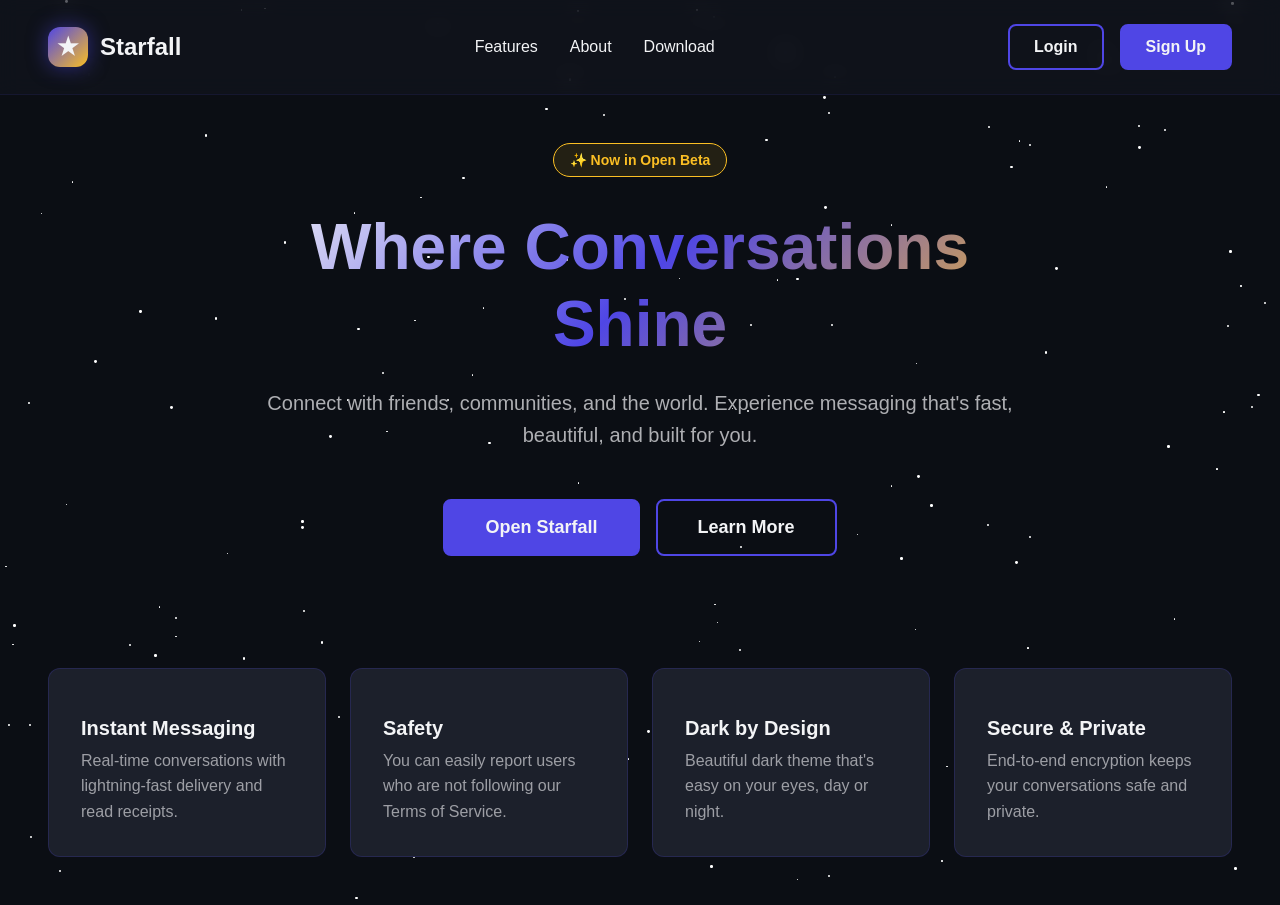
<file: frontend/index.html>
<!DOCTYPE html>
<html lang="en">
<head>
    <meta charset="UTF-8">
    <meta name="viewport" content="width=device-width, initial-scale=1.0">
    <title>Starfall</title>
    <link rel="stylesheet" href="style.css">
</head>
<body>
        <div class="starfield" id="starfield"></div>
 
    <div class="container">
        <nav>
            <div class="logo">
                <div class="logo-icon"></div>
                <span>Starfall</span>
            </div>
            <ul class="nav-links">
                <li><a href="#features">Features</a></li>
                <li><a href="#about">About</a></li>
                <li><a href="#download">Download</a></li>
            </ul>
            <div class="nav-buttons">
                <a href="#login" class="btn btn-outline">Login</a>
                <a href="#signup" class="btn btn-primary">Sign Up</a>
            </div>
        </nav>
 
        <section class="hero">
            <div class="hero-content">
                <div class="hero-badge">✨ Now in Open Beta</div>
                <h1>Where Conversations Shine</h1>
                <p class="hero-subtitle">
                    Connect with friends, communities, and the world. Experience messaging that's fast, beautiful, and built for you.
                </p>
                <div class="hero-buttons">
                    <a href="#download" class="btn btn-primary btn-large">Open Starfall</a>
                    <a href="#learn-more" class="btn btn-outline btn-large">Learn More</a>
                </div>
            </div>
        </section>
 
        <section class="features">
            <div class="feature-card">
                <div class="feature-icon"></div>
                <h3>Instant Messaging</h3>
                <p>Real-time conversations with lightning-fast delivery and read receipts.</p>
            </div>
            <div class="feature-card">
                <div class="feature-icon"></div>
                <h3>Safety</h3>
                <p>You can easily report users who are not following our Terms of Service.</p>
            </div>
            <div class="feature-card">
                <div class="feature-icon"></div>
                <h3>Dark by Design</h3>
                <p>Beautiful dark theme that's easy on your eyes, day or night.</p>
            </div>
            <div class="feature-card">
                <div class="feature-icon"></div>
                <h3>Secure & Private</h3>
                <p>End-to-end encryption keeps your conversations safe and private.</p>
            </div>
        </section>
    </div>
  <script src="script.js"></script>
</body>
</html>
</file>
<file: frontend/style.css>
* {
            margin: 0;
            padding: 0;
            box-sizing: border-box;
        }
 
        :root {
            --void-black: #0B0E14;
            --starlight-grey: #1C202B;
            --comet-blue: #4F46E5;
            --nova-gold: #FBBF24;
            --cloud-white: #F3F4F6;
        }
 
        body {
            font-family: -apple-system, BlinkMacSystemFont, 'Segoe UI', 'Roboto', 'Oxygen', 'Ubuntu', 'Cantarell', sans-serif;
            background: var(--void-black);
            color: var(--cloud-white);
            overflow-x: hidden;
        }
 
        /* Animated starfield background */
        .starfield {
            position: fixed;
            top: 0;
            left: 0;
            width: 100%;
            height: 100%;
            pointer-events: none;
            z-index: 0;
        }
 
        .star {
            position: absolute;
            background: white;
            border-radius: 50%;
            animation: twinkle 3s infinite ease-in-out;
        }
 
        @keyframes twinkle {
            0%, 100% { opacity: 0.3; transform: scale(1); }
            50% { opacity: 1; transform: scale(1.2); }
        }
 
        @keyframes shootingStar {
            0% {
                transform: translate(0, 0) rotate(-45deg);
                opacity: 1;
            }
            100% {
                transform: translate(-300px, 300px) rotate(-45deg);
                opacity: 0;
            }
        }
 
        .shooting-star {
            position: absolute;
            width: 2px;
            height: 2px;
            background: linear-gradient(45deg, var(--nova-gold), transparent);
            box-shadow: 0 0 10px var(--nova-gold);
            animation: shootingStar 2s linear;
        }
 
        /* Main container */
        .container {
            position: relative;
            z-index: 1;
            min-height: 100vh;
            display: flex;
            flex-direction: column;
        }
 
        /* Navigation */
        nav {
            padding: 1.5rem 3rem;
            display: flex;
            justify-content: space-between;
            align-items: center;
            background: rgba(28, 32, 43, 0.3);
            backdrop-filter: blur(10px);
            border-bottom: 1px solid rgba(79, 70, 229, 0.1);
        }
 
        .logo {
            display: flex;
            align-items: center;
            gap: 0.75rem;
            font-size: 1.5rem;
            font-weight: 700;
            color: var(--cloud-white);
        }
 
        .logo-icon {
            width: 40px;
            height: 40px;
            background: linear-gradient(135deg, var(--comet-blue), var(--nova-gold));
            border-radius: 12px;
            display: flex;
            align-items: center;
            justify-content: center;
            position: relative;
            box-shadow: 0 0 20px rgba(79, 70, 229, 0.5);
        }
 
        .logo-icon::before {
            content: "★";
            font-size: 1.5rem;
            color: var(--cloud-white);
            animation: pulse 2s infinite;
        }
 
        @keyframes pulse {
            0%, 100% { transform: scale(1); }
            50% { transform: scale(1.1); }
        }
 
        .nav-links {
            display: flex;
            gap: 2rem;
            list-style: none;
        }
 
        .nav-links a {
            color: var(--cloud-white);
            text-decoration: none;
            font-weight: 500;
            transition: color 0.3s;
            position: relative;
        }
 
        .nav-links a::after {
            content: '';
            position: absolute;
            bottom: -5px;
            left: 0;
            width: 0;
            height: 2px;
            background: var(--comet-blue);
            transition: width 0.3s;
        }
 
        .nav-links a:hover {
            color: var(--comet-blue);
        }
 
        .nav-links a:hover::after {
            width: 100%;
        }
 
        .nav-buttons {
            display: flex;
            gap: 1rem;
        }
 
        .btn {
            padding: 0.75rem 1.5rem;
            border-radius: 8px;
            font-weight: 600;
            text-decoration: none;
            transition: all 0.3s;
            cursor: pointer;
            border: none;
            font-size: 1rem;
        }
 
        .btn-outline {
            background: transparent;
            color: var(--cloud-white);
            border: 2px solid var(--comet-blue);
        }
 
        .btn-outline:hover {
            background: var(--comet-blue);
            transform: translateY(-2px);
            box-shadow: 0 5px 20px rgba(79, 70, 229, 0.4);
        }
 
        .btn-primary {
            background: var(--comet-blue);
            color: var(--cloud-white);
            border: 2px solid var(--comet-blue);
        }
 
        .btn-primary:hover {
            background: #6366F1;
            border-color: #6366F1;
            transform: translateY(-2px);
            box-shadow: 0 5px 20px rgba(79, 70, 229, 0.4);
        }
 
        /* Hero section */
        .hero {
            flex: 1;
            display: flex;
            align-items: center;
            justify-content: center;
            padding: 3rem;
            text-align: center;
        }
 
        .hero-content {
            max-width: 800px;
        }
 
        .hero-badge {
            display: inline-block;
            padding: 0.5rem 1rem;
            background: rgba(251, 191, 36, 0.1);
            border: 1px solid var(--nova-gold);
            border-radius: 20px;
            color: var(--nova-gold);
            font-size: 0.875rem;
            font-weight: 600;
            margin-bottom: 2rem;
        }
 
        h1 {
            font-size: 4rem;
            font-weight: 800;
            margin-bottom: 1.5rem;
            background: linear-gradient(135deg, var(--cloud-white), var(--comet-blue), var(--nova-gold));
            -webkit-background-clip: text;
            -webkit-text-fill-color: transparent;
            background-clip: text;
            line-height: 1.2;
        }
 
        .hero-subtitle {
            font-size: 1.25rem;
            color: rgba(243, 244, 246, 0.7);
            margin-bottom: 3rem;
            line-height: 1.6;
        }
 
        .hero-buttons {
            display: flex;
            gap: 1rem;
            justify-content: center;
            flex-wrap: wrap;
        }
 
        .btn-large {
            padding: 1rem 2.5rem;
            font-size: 1.125rem;
        }
 
        /* Feature preview cards */
        .features {
            display: grid;
            grid-template-columns: repeat(auto-fit, minmax(250px, 1fr));
            gap: 1.5rem;
            margin-top: 4rem;
            padding: 0 3rem 3rem;
        }
 
        .feature-card {
            background: var(--starlight-grey);
            border: 1px solid rgba(79, 70, 229, 0.2);
            border-radius: 12px;
            padding: 2rem;
            transition: all 0.3s;
            position: relative;
            overflow: hidden;
        }
 
        .feature-card::before {
            content: '';
            position: absolute;
            top: 0;
            left: 0;
            width: 100%;
            height: 4px;
            background: linear-gradient(90deg, var(--comet-blue), var(--nova-gold));
            transform: scaleX(0);
            transition: transform 0.3s;
        }
 
        .feature-card:hover {
            transform: translateY(-5px);
            border-color: var(--comet-blue);
            box-shadow: 0 10px 30px rgba(79, 70, 229, 0.3);
        }
 
        .feature-card:hover::before {
            transform: scaleX(1);
        }
 
        .feature-icon {
            font-size: 2rem;
            margin-bottom: 1rem;
        }
 
        .feature-card h3 {
            font-size: 1.25rem;
            margin-bottom: 0.5rem;
            color: var(--cloud-white);
        }
 
        .feature-card p {
            color: rgba(243, 244, 246, 0.6);
            line-height: 1.6;
        }
 
        /* Responsive */
        @media (max-width: 768px) {
            nav {
                padding: 1rem 1.5rem;
                flex-direction: column;
                gap: 1rem;
            }
 
            .nav-links {
                gap: 1rem;
            }
 
            h1 {
                font-size: 2.5rem;
            }
 
            .hero-subtitle {
                font-size: 1rem;
            }
 
            .features {
                padding: 0 1.5rem 2rem;
                grid-template-columns: 1fr;
            }
        }
</file>
